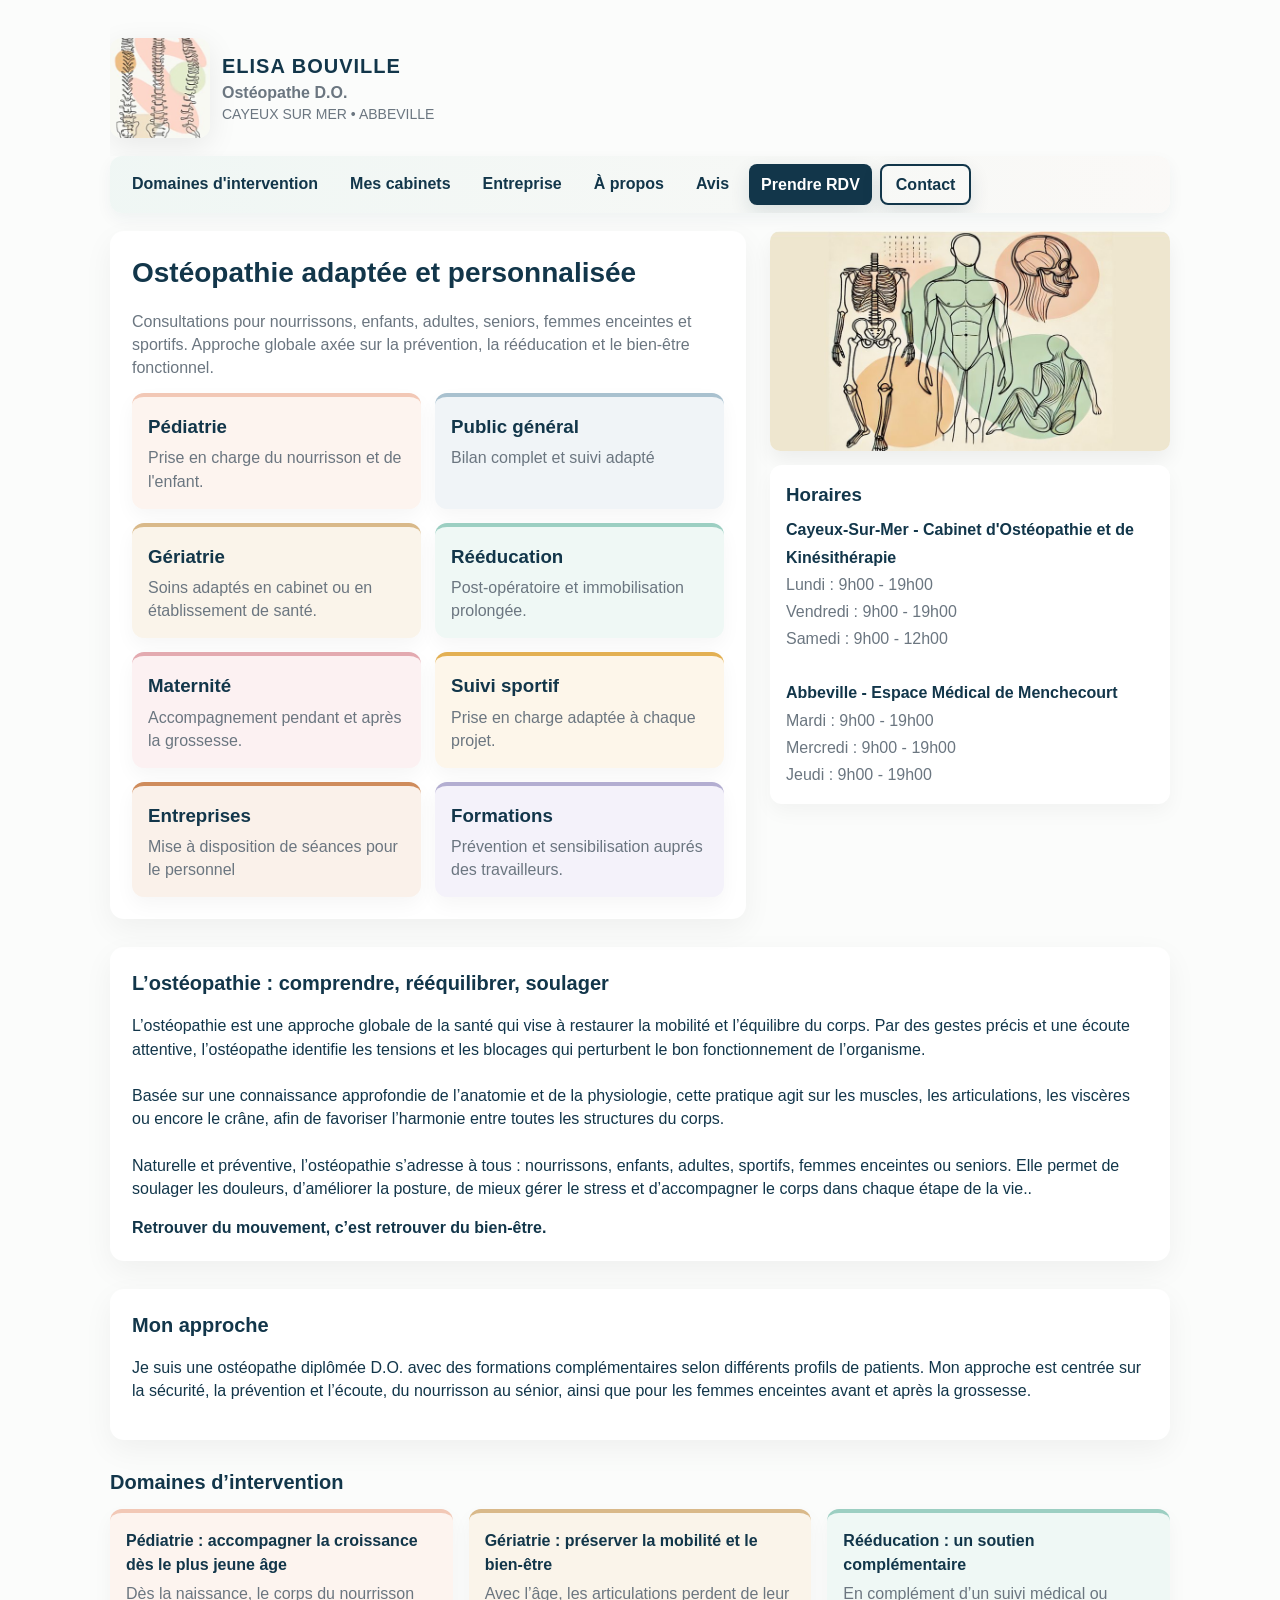
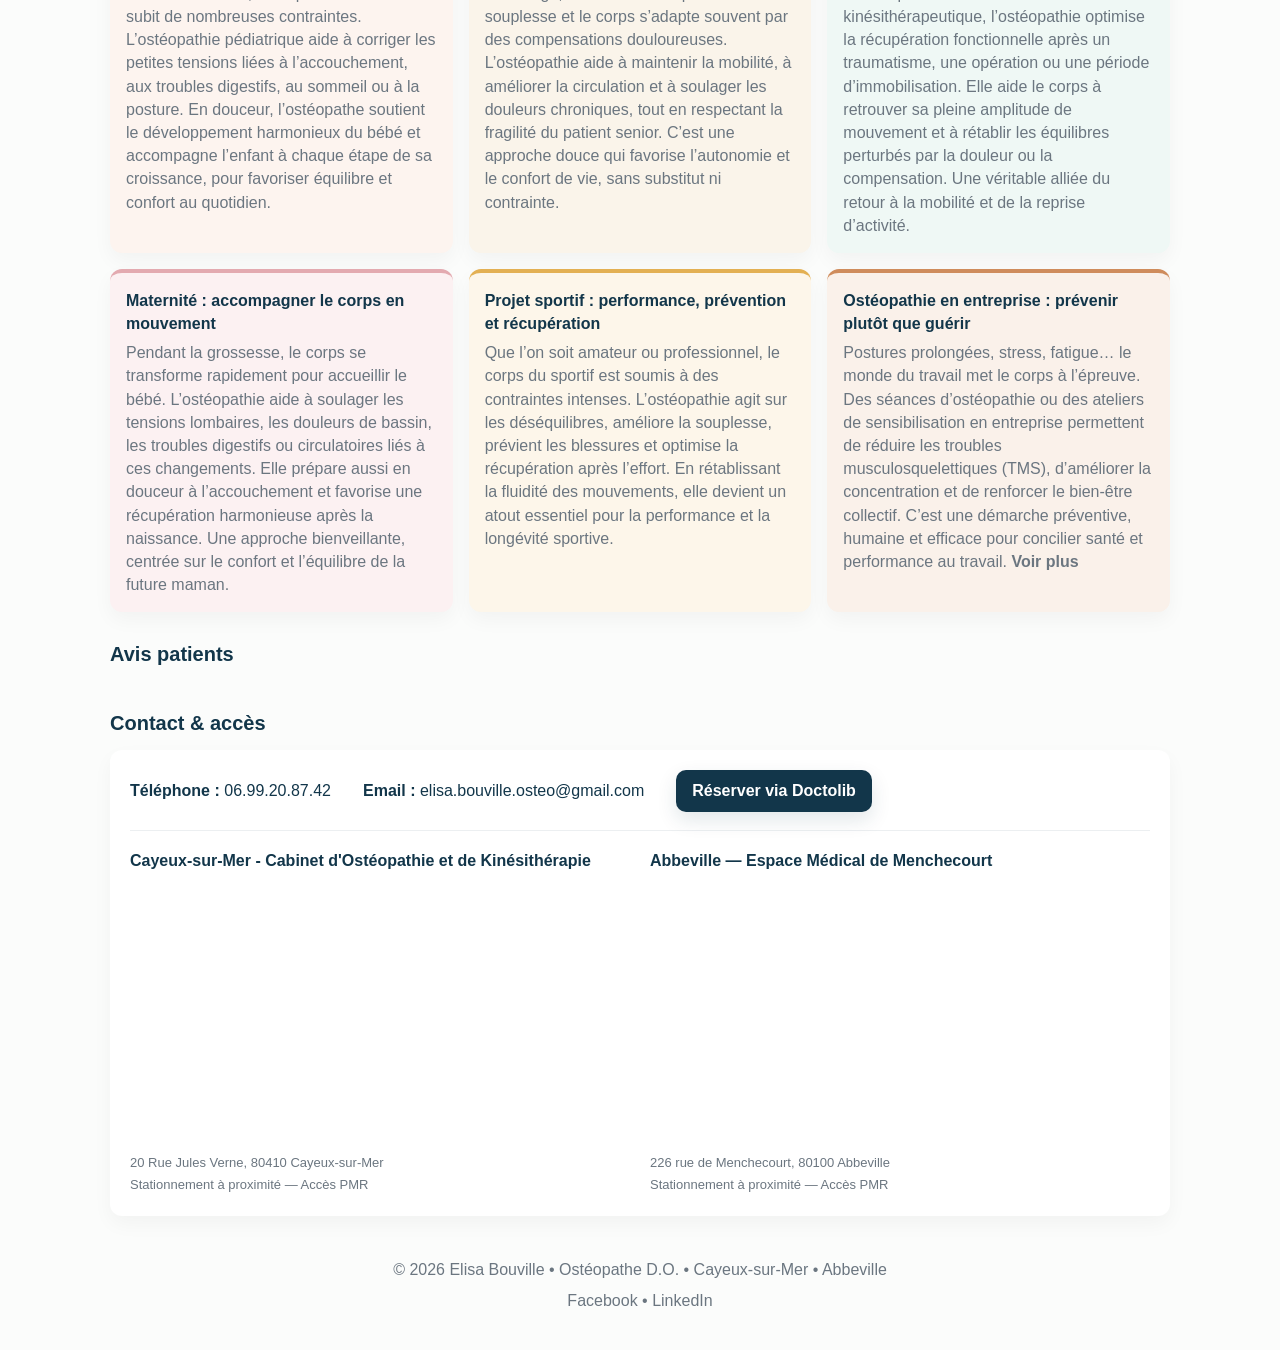
<file: index.html>
<!doctype html>
<html lang="fr">
<head>
<meta charset="utf-8" />
<meta name="viewport" content="width=device-width,initial-scale=1" />
<title>Elisa Bouville — Ostéopathe à Cayeux-sur-Mer</title>
<meta name="description" content="Ostéopathe D.O. à Cayeux-sur-Mer et Abbeville — pédiatrie, gériatrie, rééducation, femmes enceintes. Prendre RDV sur Doctolib." />
<meta http-equiv="Cache-Control" content="no-cache, no-store, must-revalidate" />
<meta http-equiv="Pragma" content="no-cache" />
<link rel="stylesheet" href="styles.css?v=3">
</head>

<body>
  <div class="container">
    <div class="site-header">
      <header>
        <div class="logo">
          <img src="image 1.jpg" alt="Logo Elisa Bouville" width="100" height="100">
          <div class="brand">
            <h1>ELISA BOUVILLE</h1>
            <h2>Ostéopathe D.O.</h2>
            <p>CAYEUX SUR MER • ABBEVILLE</p>
          </div>
        </div>
      </header>

    </div>

    <div class="nav-wrap">
      <nav class="nav">
        <a href="#domains">Domaines d'intervention</a>
        <a href="cabinets.html">Mes cabinets</a>
        <a href="entreprise.html">Entreprise</a>
        <a href="#about">À propos</a>
        <a href="#testimonials">Avis</a>
        <a class="btn" href="https://www.doctolib.fr/osteopathe/cayeux-sur-mer/elisa-bouville" rel="noopener">Prendre RDV</a>
        <a class="btn secondary" href="#contact">Contact</a>
      </nav>
      <span class="nav-arrow nav-arrow--left" aria-hidden="true">&lt;</span>
      <span class="nav-arrow nav-arrow--right" aria-hidden="true">&gt;</span>
    </div>
<main>
      <section id="home" class="hero">
        <div class="hero-card">
          <h2>Ostéopathie adaptée et personnalisée</h2>
          <p class="lead">Consultations pour nourrissons, enfants, adultes, seniors, femmes enceintes et sportifs. Approche globale axée sur la prévention, la rééducation et le bien-être fonctionnel.</p>
          <div class="services">
            <a class="card card--pediatrie" href="#domaine-pediatrie"><h3>Pédiatrie</h3><p>Prise en charge du nourrisson et de l'enfant.</p></a>
            <div class="card card--general"><h3>Public général</h3><p> Bilan complet et suivi adapté</p></div>
            <a class="card card--geriatrie" href="#domaine-geriatrie"><h3>Gériatrie</h3><p>Soins adaptés en cabinet ou en établissement de santé.</p></a>
            <a class="card card--reeducation" href="#domaine-reeducation"><h3>Rééducation</h3><p>Post-opératoire et immobilisation prolongée.</p></a>
            <a class="card card--maternite" href="#domaine-maternite"><h3>Maternité</h3><p>Accompagnement pendant et après la grossesse.</p></a>
            <a class="card card--sport" href="#domaine-sport"><h3>Suivi sportif</h3><p>Prise en charge adaptée à chaque projet.</p></a>
            <a class="card card--entreprise" href="#domaine-entreprise"><h3>Entreprises</h3><p>Mise à disposition de séances pour le personnel</p></a>
            <div class="card card--formation"><h3>Formations</h3><p>Prévention et sensibilisation auprés des travailleurs.</p></div>
          </div>
        </div>

        <aside class="aside">
          <img src="image 5.jpg" alt="Illustration anatomique — ostéopathie" width="1000" height="465">
          <div class="aside-panel">
            <h3>Horaires</h3>
            <p class="muted">
              <strong>Cayeux-Sur-Mer - Cabinet d'Ostéopathie et de Kinésithérapie</strong><br>
              Lundi : 9h00 - 19h00<br>
              Vendredi : 9h00 - 19h00<br>
              Samedi : 9h00 - 12h00<br><br>
              <strong>Abbeville - Espace Médical de Menchecourt</strong><br>
              Mardi : 9h00 - 19h00<br>
              Mercredi : 9h00 - 19h00<br>
              Jeudi : 9h00 - 19h00
            </p>
          </div>
        </aside>
      </section>

      <section id="about" class="hero-card section">
        <h2 class="section-title">L’ostéopathie : comprendre, rééquilibrer, soulager</h2>
        <p class="muted">  L’ostéopathie est une approche globale de la santé qui vise à restaurer la mobilité et l’équilibre du corps. Par des gestes précis et une écoute attentive, l’ostéopathe identifie les tensions et les blocages qui perturbent le bon fonctionnement de l’organisme.
<br>
<br>  Basée sur une connaissance approfondie de l’anatomie et de la physiologie, cette pratique agit sur les muscles, les articulations, les viscères ou encore le crâne, afin de favoriser l’harmonie entre toutes les structures du corps.
<br>
<br>  Naturelle et préventive, l’ostéopathie s’adresse à tous : nourrissons, enfants, adultes, sportifs, femmes enceintes ou seniors. Elle permet de soulager les douleurs, d’améliorer la posture, de mieux gérer le stress et d’accompagner le corps dans chaque étape de la vie..</p>
        <strong>Retrouver du mouvement, c’est retrouver du bien-être.</strong>
      </section>

       <section id="approche" class="hero-card section">
        <h2 class="section-title">Mon approche</h2>
        <p class="muted">Je suis une ostéopathe diplômée D.O. avec des formations complémentaires selon différents profils de patients. Mon approche est centrée sur la sécurité, la prévention et l’écoute, du nourrisson au sénior, ainsi que pour les femmes enceintes avant et après la grossesse.</p>
      </section>

      <section id="domains" class="section">
        <h2 class="section-title">Domaines d’intervention</h2>
        <div class="info-grid">
          <div class="card card--pediatrie" id="domaine-pediatrie"><h4>Pédiatrie : accompagner la croissance dès le plus jeune âge</h4><p class="muted">Dès la naissance, le corps du nourrisson subit de nombreuses contraintes. L’ostéopathie pédiatrique aide à corriger les petites tensions liées à l’accouchement, aux troubles digestifs, au sommeil ou à la posture.
En douceur, l’ostéopathe soutient le développement harmonieux du bébé et accompagne l’enfant à chaque étape de sa croissance, pour favoriser équilibre et confort au quotidien.</p></div>
          <div class="card card--geriatrie" id="domaine-geriatrie"><h4>Gériatrie : préserver la mobilité et le bien-être</h4><p class="muted">Avec l’âge, les articulations perdent de leur souplesse et le corps s’adapte souvent par des compensations douloureuses.
L’ostéopathie aide à maintenir la mobilité, à améliorer la circulation et à soulager les douleurs chroniques, tout en respectant la fragilité du patient senior.
C’est une approche douce qui favorise l’autonomie et le confort de vie, sans substitut ni contrainte.</p></div>
          <div class="card card--reeducation" id="domaine-reeducation"><h4>Rééducation : un soutien complémentaire</h4><p class="muted">En complément d’un suivi médical ou kinésithérapeutique, l’ostéopathie optimise la récupération fonctionnelle après un traumatisme, une opération ou une période d’immobilisation.
Elle aide le corps à retrouver sa pleine amplitude de mouvement et à rétablir les équilibres perturbés par la douleur ou la compensation.
Une véritable alliée du retour à la mobilité et de la reprise d’activité.</p></div>
          <div class="card card--maternite" id="domaine-maternite"><h4>Maternité : accompagner le corps en mouvement</h4><p class="muted">Pendant la grossesse, le corps se transforme rapidement pour accueillir le bébé. L’ostéopathie aide à soulager les tensions lombaires, les douleurs de bassin, les troubles digestifs ou circulatoires liés à ces changements.
Elle prépare aussi en douceur à l’accouchement et favorise une récupération harmonieuse après la naissance.
Une approche bienveillante, centrée sur le confort et l’équilibre de la future maman.</p></div>
          <div class="card card--sport" id="domaine-sport"><h4>Projet sportif : performance, prévention et récupération</h4><p class="muted">Que l’on soit amateur ou professionnel, le corps du sportif est soumis à des contraintes intenses.
L’ostéopathie agit sur les déséquilibres, améliore la souplesse, prévient les blessures et optimise la récupération après l’effort.
En rétablissant la fluidité des mouvements, elle devient un atout essentiel pour la performance et la longévité sportive.</p></div>
          <div class="card card--entreprise" id="domaine-entreprise"><h4>Ostéopathie en entreprise : prévenir plutôt que guérir</h4><p class="muted">Postures prolongées, stress, fatigue… le monde du travail met le corps à l’épreuve.
Des séances d’ostéopathie ou des ateliers de sensibilisation en entreprise permettent de réduire les troubles musculosquelettiques (TMS), d’améliorer la concentration et de renforcer le bien-être collectif.
C’est une démarche préventive, humaine et efficace pour concilier santé et performance au travail. <a href="entreprise.html"><strong>Voir plus</strong></a></p></div>
        </div>
      </section>

      <section id="testimonials" class="section">
        <h2 class="section-title">Avis patients</h2>
        <div class="testimonials">
          <!-- Widget Google Reviews -->
          <div class="elfsight-app-111ccfb9-f780-4560-b1f1-d45052e49786" data-elfsight-app-lazy></div>
          <script src="https://static.elfsight.com/platform/platform.js" async></script>
        </div>
      </section>

<section id="contact" class="section">
  <h2 class="section-title">Contact & accès</h2>

  <div class="contact-card">
    <div class="contact-row">
      <p><strong>Téléphone :</strong> <a href="tel:+33699208742">06.99.20.87.42</a></p>
      <p><strong>Email :</strong> <a href="mailto:elisa.bouville.osteo@gmail.com">elisa.bouville.osteo@gmail.com</a></p>
      <a class="btn" href="https://www.doctolib.fr/osteopathe/cayeux-sur-mer/elisa-bouville"
         target="_blank" rel="noopener">Réserver via Doctolib</a>
    </div>

    <div class="maps-row">
      <div class="map-block">
        <strong>Cayeux-sur-Mer - Cabinet d'Ostéopathie et de Kinésithérapie</strong>
        <iframe
          src="https://www.google.com/maps?q=20+Rue+Jules+Verne+Cayeux-sur-Mer&output=embed"
          title="Localisation du cabinet de Cayeux-sur-Mer">
        </iframe>
        <p class="map-note">
          20 Rue Jules Verne, 80410 Cayeux-sur-Mer<br>
          Stationnement à proximité — Accès PMR
        </p>
      </div>

      <div class="map-block">
        <strong>Abbeville — Espace Médical de Menchecourt</strong>
        <iframe
          src="https://www.google.com/maps?q=226+Rue+de+Menchecourt+80100+Abbeville&output=embed"
          title="Localisation du cabinet d'Abbeville">
        </iframe>
        <p class="map-note">
          226 rue de Menchecourt, 80100 Abbeville<br>
          Stationnement à proximité — Accès PMR
        </p>
      </div>
    </div>
  </div>
</section>
  </main>

    <footer>
      <div>© <span id="year"></span> Elisa Bouville • Ostéopathe D.O. • Cayeux-sur-Mer • Abbeville</div>
      <div class="social">
        <a href="https://www.facebook.com/profile.php?id=100090798352717" target="_blank" rel="noopener">Facebook</a> •
        <a href="https://www.linkedin.com/in/elisa-bouville-562970164/" target="_blank" rel="noopener">LinkedIn</a>
      </div>
    </footer>

  </div>

<script>document.getElementById('year').textContent = new Date().getFullYear();</script>
<script>
  // Si la page est restaurée depuis le cache de navigation (bouton
  // précédent/suivant), on force un rechargement pour ne jamais afficher
  // une version obsolète du site.
  window.addEventListener('pageshow', function (event) {
    if (event.persisted) window.location.reload();
  });
</script>
<script>
  // Masque l'en-tête (logo + CTA) dès que la page défile, pour ne laisser
  // visible que le bandeau de navigation collant.
  (function () {
    var header = document.querySelector('.site-header');
    if (!header) return;
    var threshold = 40;
    function onScroll() {
      header.classList.toggle('scrolled', window.scrollY > threshold);
    }
    window.addEventListener('scroll', onScroll, { passive: true });
    onScroll();

    // Replie l'en-tête *avant* qu'un lien d'ancre ne déclenche le saut :
    // sinon le navigateur calcule la position de défilement sur l'ancienne
    // mise en page (en-tête encore déplié), qui se réduit ensuite pendant
    // l'animation — la page atterrit alors trop haut par rapport à la cible.
    var bandeau = header.querySelector('header');
    document.querySelectorAll('a[href^="#"]').forEach(function (link) {
      link.addEventListener('click', function () {
        if (!bandeau || header.classList.contains('scrolled')) return;
        bandeau.style.transition = 'none';
        header.classList.add('scrolled');
        bandeau.offsetHeight;
        bandeau.style.transition = '';
      });
    });
  })();
</script>
<script>
  // Indicateurs « > » / « < » du bandeau de navigation : affichés
  // seulement quand le bandeau déborde (ex. mobile) et déplaçables
  // selon la position du défilement horizontal.
  (function () {
    var navWrap = document.querySelector('.nav-wrap');
    var nav = navWrap ? navWrap.querySelector('.nav') : null;
    if (!navWrap || !nav) return;
    function update() {
      var max = nav.scrollWidth - nav.clientWidth;
      navWrap.classList.toggle('can-scroll-right', nav.scrollLeft < max - 2);
      navWrap.classList.toggle('can-scroll-left', nav.scrollLeft > 2);
    }
    nav.addEventListener('scroll', update, { passive: true });
    window.addEventListener('resize', update);
    update();
  })();
</script>
</body>
</html>
</file>
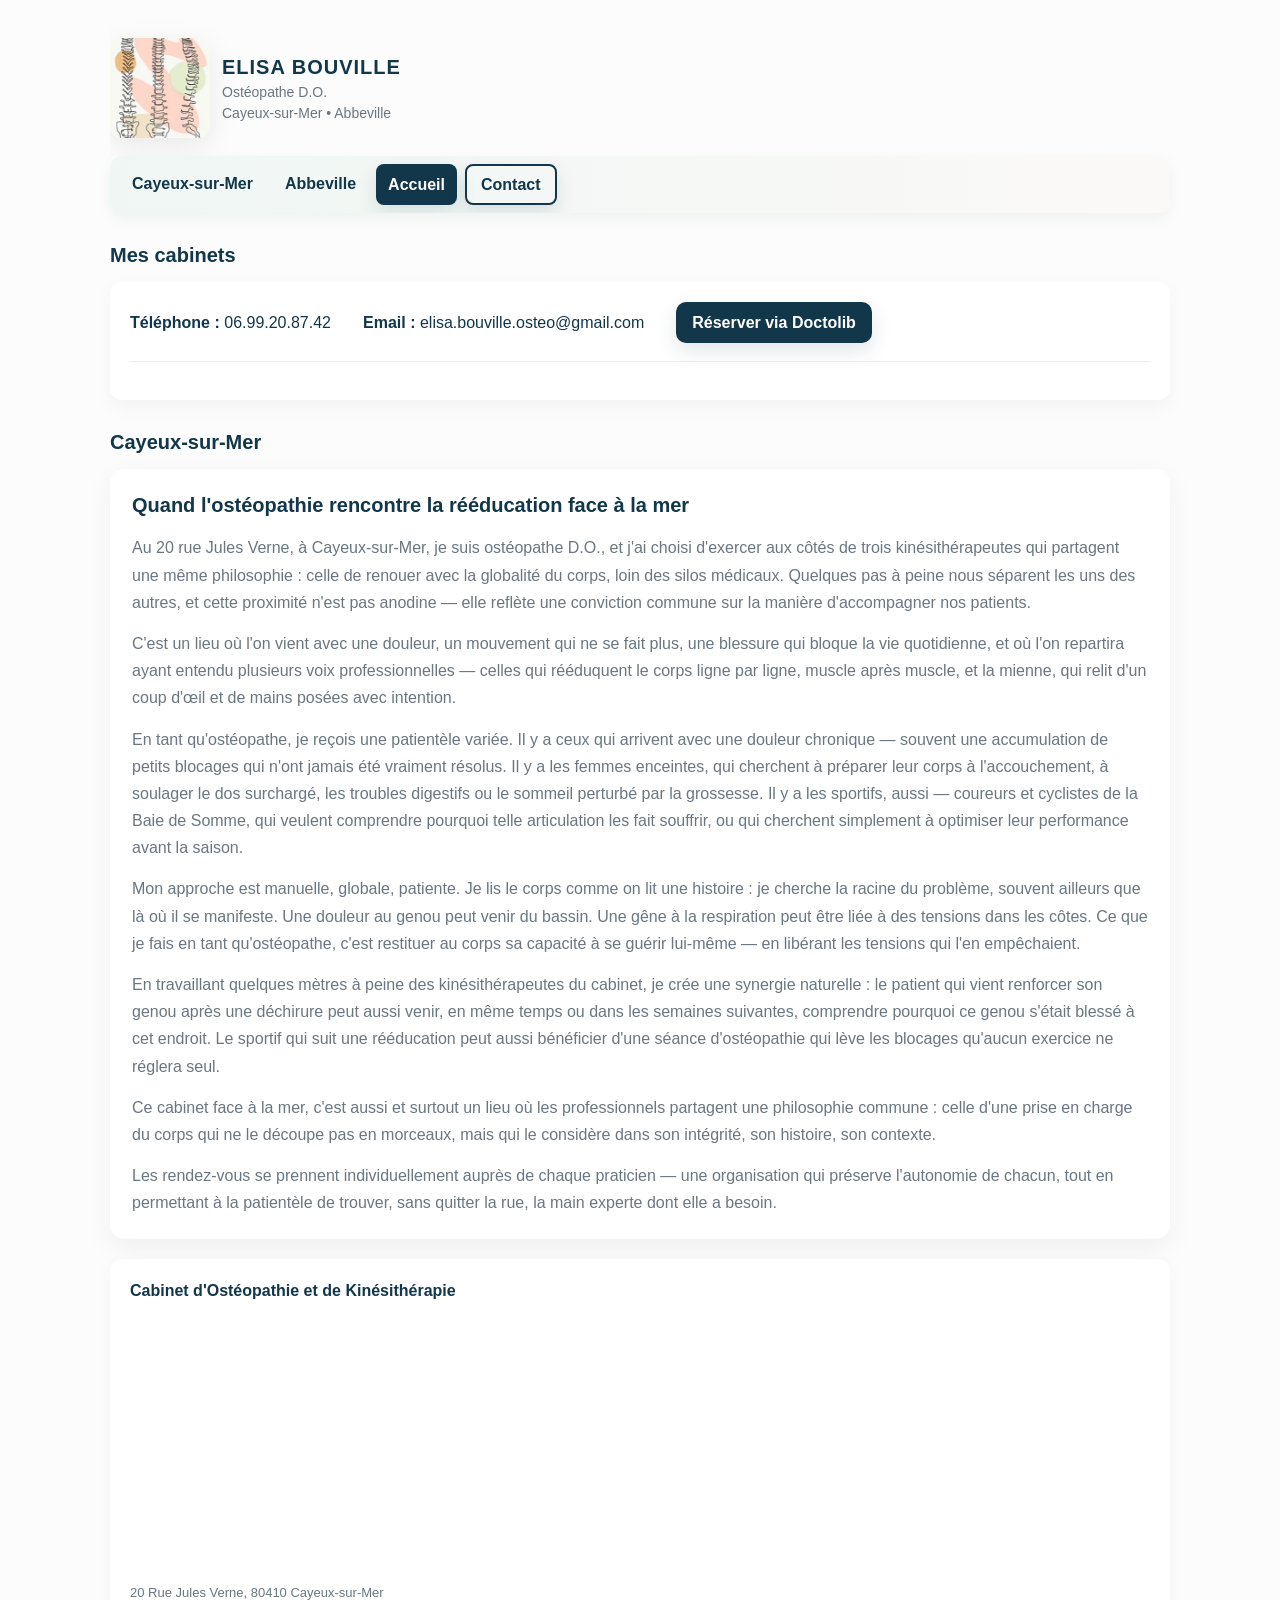
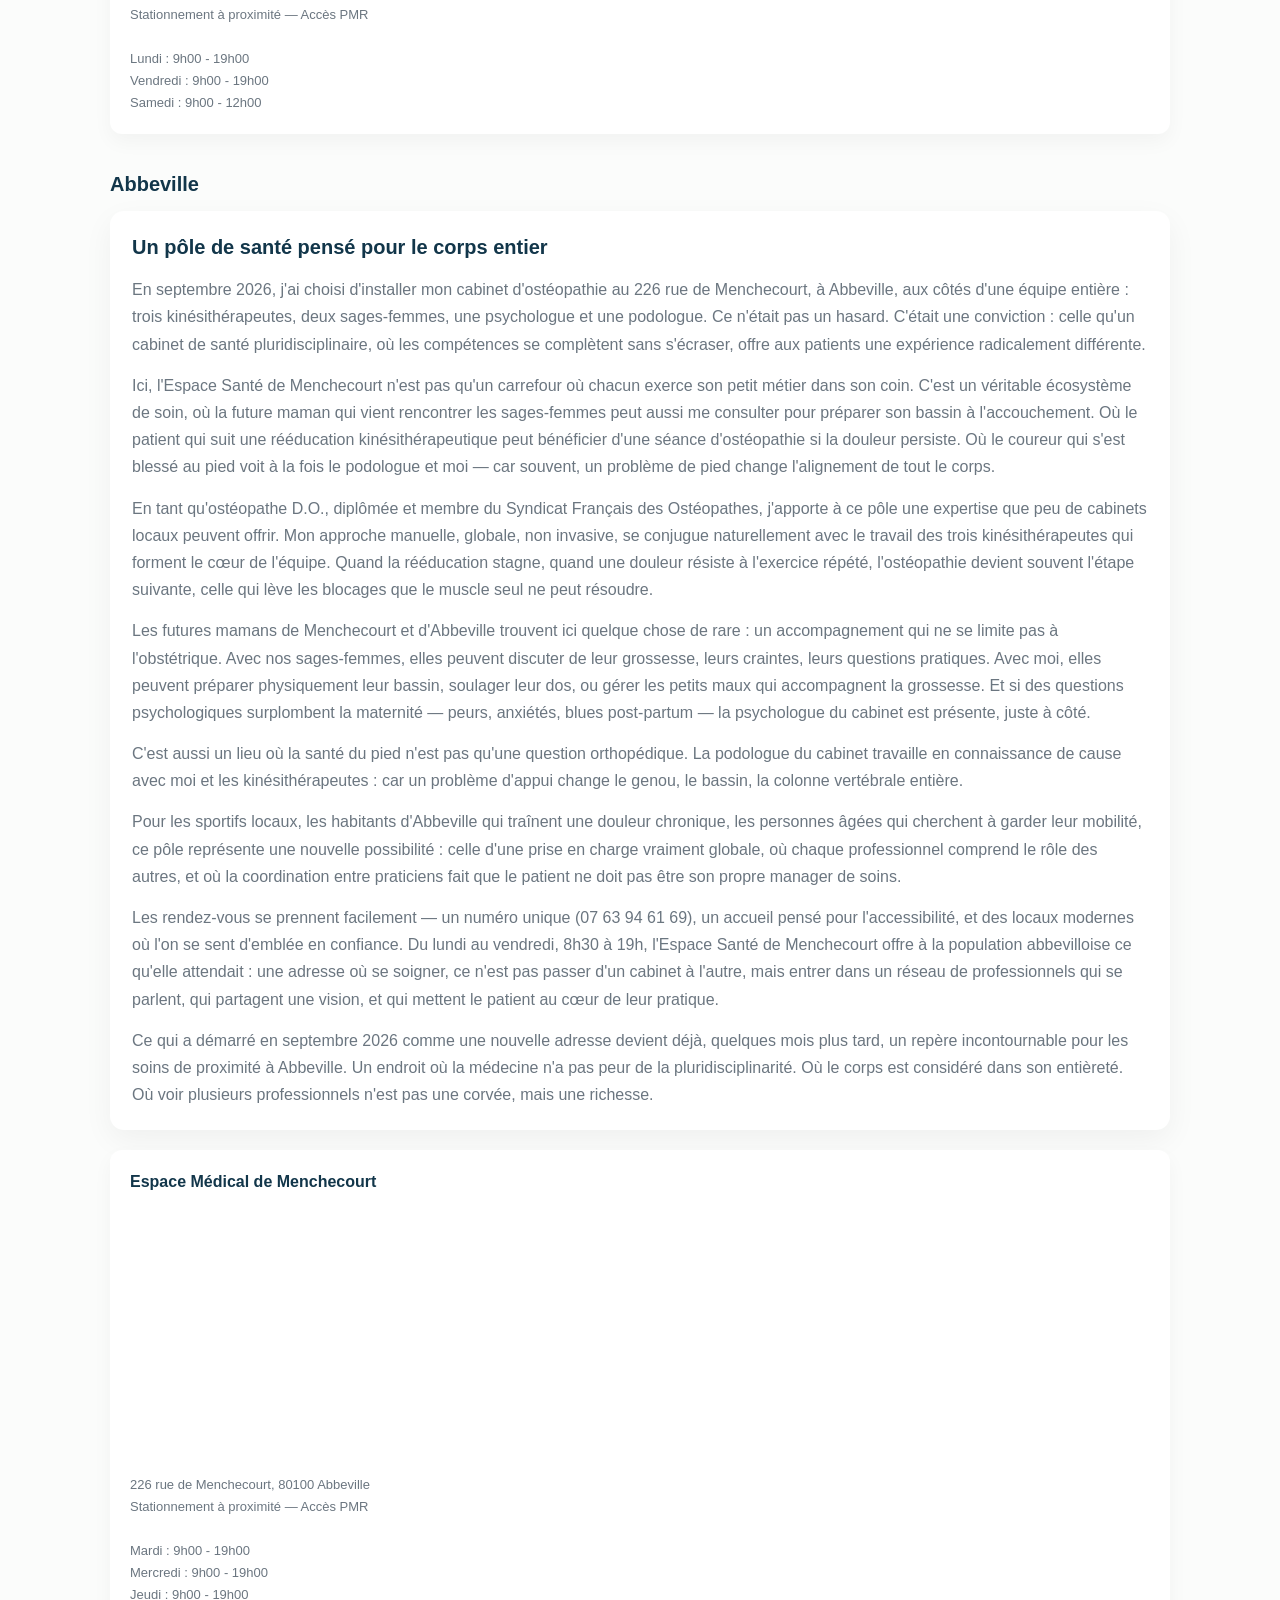
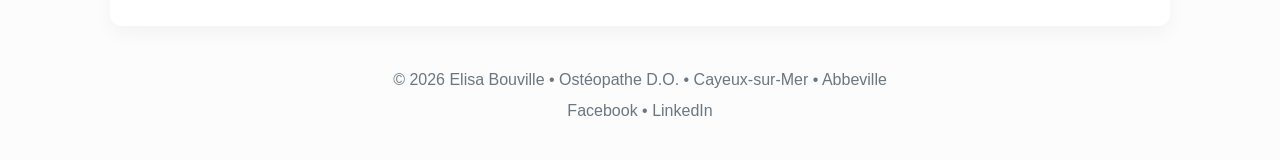
<file: cabinets.html>
<!doctype html>
<html lang="fr">
<head>
  <meta charset="utf-8">
  <meta name="viewport" content="width=device-width, initial-scale=1">
  <title>Mes cabinets — Elisa Bouville</title>
  <meta name="description" content="Cabinets d'ostéopathie d'Elisa Bouville à Cayeux-sur-Mer et Abbeville : adresses, horaires et accès." />
  <meta http-equiv="Cache-Control" content="no-cache, no-store, must-revalidate" />
  <meta http-equiv="Pragma" content="no-cache" />
  <link rel="stylesheet" href="styles.css?v=3">
</head>
<body>
<div class="container">
  <div class="site-header">
    <header>
      <div class="logo">
        <img src="image 1.jpg" alt="Logo Elisa Bouville" width="100" height="100">
        <div class="brand">
          <h1>ELISA BOUVILLE</h1>
          <p>Ostéopathe D.O.<br>Cayeux-sur-Mer • Abbeville</p>
        </div>
      </div>
    </header>

  </div>

  <div class="nav-wrap">
    <nav class="nav">
      <a href="#cayeux">Cayeux-sur-Mer</a>
      <a href="#abbeville">Abbeville</a>
      <a class="btn" href="index.html">Accueil</a>
      <a class="btn secondary" href="#contact">Contact</a>
    </nav>
    <span class="nav-arrow nav-arrow--left" aria-hidden="true">&lt;</span>
    <span class="nav-arrow nav-arrow--right" aria-hidden="true">&gt;</span>
  </div>

  <main>
    <section id="contact" class="section">
      <h2 class="section-title">Mes cabinets</h2>

      <div class="contact-card">
        <div class="contact-row">
          <p><strong>Téléphone :</strong> <a href="tel:+33699208742">06.99.20.87.42</a></p>
          <p><strong>Email :</strong> <a href="mailto:elisa.bouville.osteo@gmail.com">elisa.bouville.osteo@gmail.com</a></p>
          <a class="btn" href="https://www.doctolib.fr/osteopathe/cayeux-sur-mer/elisa-bouville"
             target="_blank" rel="noopener">Réserver via Doctolib</a>
        </div>
      </div>
    </section>

    <section class="section">
      <div id="cayeux" class="cabinet-block">
        <h2 class="section-title">Cayeux-sur-Mer</h2>

        <div class="cabinet-intro">
          <h3>Quand l'ostéopathie rencontre la rééducation face à la mer</h3>
          <p>Au 20 rue Jules Verne, à Cayeux-sur-Mer, je suis ostéopathe D.O., et j'ai choisi d'exercer aux côtés de trois kinésithérapeutes qui partagent une même philosophie : celle de renouer avec la globalité du corps, loin des silos médicaux. Quelques pas à peine nous séparent les uns des autres, et cette proximité n'est pas anodine — elle reflète une conviction commune sur la manière d'accompagner nos patients.</p>
          <p>C'est un lieu où l'on vient avec une douleur, un mouvement qui ne se fait plus, une blessure qui bloque la vie quotidienne, et où l'on repartira ayant entendu plusieurs voix professionnelles — celles qui rééduquent le corps ligne par ligne, muscle après muscle, et la mienne, qui relit d'un coup d'œil et de mains posées avec intention.</p>
          <p>En tant qu'ostéopathe, je reçois une patientèle variée. Il y a ceux qui arrivent avec une douleur chronique — souvent une accumulation de petits blocages qui n'ont jamais été vraiment résolus. Il y a les femmes enceintes, qui cherchent à préparer leur corps à l'accouchement, à soulager le dos surchargé, les troubles digestifs ou le sommeil perturbé par la grossesse. Il y a les sportifs, aussi — coureurs et cyclistes de la Baie de Somme, qui veulent comprendre pourquoi telle articulation les fait souffrir, ou qui cherchent simplement à optimiser leur performance avant la saison.</p>
          <p>Mon approche est manuelle, globale, patiente. Je lis le corps comme on lit une histoire : je cherche la racine du problème, souvent ailleurs que là où il se manifeste. Une douleur au genou peut venir du bassin. Une gêne à la respiration peut être liée à des tensions dans les côtes. Ce que je fais en tant qu'ostéopathe, c'est restituer au corps sa capacité à se guérir lui-même — en libérant les tensions qui l'en empêchaient.</p>
          <p>En travaillant quelques mètres à peine des kinésithérapeutes du cabinet, je crée une synergie naturelle : le patient qui vient renforcer son genou après une déchirure peut aussi venir, en même temps ou dans les semaines suivantes, comprendre pourquoi ce genou s'était blessé à cet endroit. Le sportif qui suit une rééducation peut aussi bénéficier d'une séance d'ostéopathie qui lève les blocages qu'aucun exercice ne réglera seul.</p>
          <p>Ce cabinet face à la mer, c'est aussi et surtout un lieu où les professionnels partagent une philosophie commune : celle d'une prise en charge du corps qui ne le découpe pas en morceaux, mais qui le considère dans son intégrité, son histoire, son contexte.</p>
          <p>Les rendez-vous se prennent individuellement auprès de chaque praticien — une organisation qui préserve l'autonomie de chacun, tout en permettant à la patientèle de trouver, sans quitter la rue, la main experte dont elle a besoin.</p>
        </div>

        <div class="contact-card">
          <div class="maps-row">
            <div class="map-block">
              <strong>Cabinet d'Ostéopathie et de Kinésithérapie</strong>
              <iframe
                src="https://www.google.com/maps?q=20+Rue+Jules+Verne+Cayeux-sur-Mer&output=embed"
                title="Localisation du cabinet de Cayeux-sur-Mer">
              </iframe>
              <p class="map-note">
                20 Rue Jules Verne, 80410 Cayeux-sur-Mer<br>
                Stationnement à proximité — Accès PMR<br><br>
                Lundi : 9h00 - 19h00<br>
                Vendredi : 9h00 - 19h00<br>
                Samedi : 9h00 - 12h00
              </p>
            </div>
          </div>
        </div>
      </div>

      <div id="abbeville" class="cabinet-block">
        <h2 class="section-title">Abbeville</h2>

        <div class="cabinet-intro">
          <h3>Un pôle de santé pensé pour le corps entier</h3>
          <p>En septembre 2026, j'ai choisi d'installer mon cabinet d'ostéopathie au 226 rue de Menchecourt, à Abbeville, aux côtés d'une équipe entière : trois kinésithérapeutes, deux sages-femmes, une psychologue et une podologue. Ce n'était pas un hasard. C'était une conviction : celle qu'un cabinet de santé pluridisciplinaire, où les compétences se complètent sans s'écraser, offre aux patients une expérience radicalement différente.</p>
          <p>Ici, l'Espace Santé de Menchecourt n'est pas qu'un carrefour où chacun exerce son petit métier dans son coin. C'est un véritable écosystème de soin, où la future maman qui vient rencontrer les sages-femmes peut aussi me consulter pour préparer son bassin à l'accouchement. Où le patient qui suit une rééducation kinésithérapeutique peut bénéficier d'une séance d'ostéopathie si la douleur persiste. Où le coureur qui s'est blessé au pied voit à la fois le podologue et moi — car souvent, un problème de pied change l'alignement de tout le corps.</p>
          <p>En tant qu'ostéopathe D.O., diplômée et membre du Syndicat Français des Ostéopathes, j'apporte à ce pôle une expertise que peu de cabinets locaux peuvent offrir. Mon approche manuelle, globale, non invasive, se conjugue naturellement avec le travail des trois kinésithérapeutes qui forment le cœur de l'équipe. Quand la rééducation stagne, quand une douleur résiste à l'exercice répété, l'ostéopathie devient souvent l'étape suivante, celle qui lève les blocages que le muscle seul ne peut résoudre.</p>
          <p>Les futures mamans de Menchecourt et d'Abbeville trouvent ici quelque chose de rare : un accompagnement qui ne se limite pas à l'obstétrique. Avec nos sages-femmes, elles peuvent discuter de leur grossesse, leurs craintes, leurs questions pratiques. Avec moi, elles peuvent préparer physiquement leur bassin, soulager leur dos, ou gérer les petits maux qui accompagnent la grossesse. Et si des questions psychologiques surplombent la maternité — peurs, anxiétés, blues post-partum — la psychologue du cabinet est présente, juste à côté.</p>
          <p>C'est aussi un lieu où la santé du pied n'est pas qu'une question orthopédique. La podologue du cabinet travaille en connaissance de cause avec moi et les kinésithérapeutes : car un problème d'appui change le genou, le bassin, la colonne vertébrale entière.</p>
          <p>Pour les sportifs locaux, les habitants d'Abbeville qui traînent une douleur chronique, les personnes âgées qui cherchent à garder leur mobilité, ce pôle représente une nouvelle possibilité : celle d'une prise en charge vraiment globale, où chaque professionnel comprend le rôle des autres, et où la coordination entre praticiens fait que le patient ne doit pas être son propre manager de soins.</p>
          <p>Les rendez-vous se prennent facilement — un numéro unique (07 63 94 61 69), un accueil pensé pour l'accessibilité, et des locaux modernes où l'on se sent d'emblée en confiance. Du lundi au vendredi, 8h30 à 19h, l'Espace Santé de Menchecourt offre à la population abbevilloise ce qu'elle attendait : une adresse où se soigner, ce n'est pas passer d'un cabinet à l'autre, mais entrer dans un réseau de professionnels qui se parlent, qui partagent une vision, et qui mettent le patient au cœur de leur pratique.</p>
          <p>Ce qui a démarré en septembre 2026 comme une nouvelle adresse devient déjà, quelques mois plus tard, un repère incontournable pour les soins de proximité à Abbeville. Un endroit où la médecine n'a pas peur de la pluridisciplinarité. Où le corps est considéré dans son entièreté. Où voir plusieurs professionnels n'est pas une corvée, mais une richesse.</p>
        </div>

        <div class="contact-card">
          <div class="maps-row">
            <div class="map-block">
              <strong>Espace Médical de Menchecourt</strong>
              <iframe
                src="https://www.google.com/maps?q=226+Rue+de+Menchecourt+80100+Abbeville&output=embed"
                title="Localisation du cabinet d'Abbeville">
              </iframe>
              <p class="map-note">
                226 rue de Menchecourt, 80100 Abbeville<br>
                Stationnement à proximité — Accès PMR<br><br>
                Mardi : 9h00 - 19h00<br>
                Mercredi : 9h00 - 19h00<br>
                Jeudi : 9h00 - 19h00
              </p>
            </div>
          </div>
        </div>
      </div>
    </section>
  </main>

  <footer>
    <div>© <span id="year"></span> Elisa Bouville • Ostéopathe D.O. • Cayeux-sur-Mer • Abbeville</div>
    <div class="social">
      <a href="https://www.facebook.com/profile.php?id=100090798352717" target="_blank" rel="noopener">Facebook</a> •
      <a href="https://www.linkedin.com/in/elisa-bouville-562970164/" target="_blank" rel="noopener">LinkedIn</a>
    </div>
  </footer>
</div>

<script>document.getElementById('year').textContent = new Date().getFullYear();</script>
<script>
  // Si la page est restaurée depuis le cache de navigation (bouton
  // précédent/suivant), on force un rechargement pour ne jamais afficher
  // une version obsolète du site.
  window.addEventListener('pageshow', function (event) {
    if (event.persisted) window.location.reload();
  });
</script>
<script>
  // Masque l'en-tête (logo + CTA) dès que la page défile, pour ne laisser
  // visible que le bandeau de navigation collant.
  (function () {
    var header = document.querySelector('.site-header');
    if (!header) return;
    var threshold = 40;
    function onScroll() {
      header.classList.toggle('scrolled', window.scrollY > threshold);
    }
    window.addEventListener('scroll', onScroll, { passive: true });
    onScroll();

    // Replie l'en-tête *avant* qu'un lien d'ancre ne déclenche le saut :
    // sinon le navigateur calcule la position de défilement sur l'ancienne
    // mise en page (en-tête encore déplié), qui se réduit ensuite pendant
    // l'animation — la page atterrit alors trop haut par rapport à la cible.
    var bandeau = header.querySelector('header');
    document.querySelectorAll('a[href^="#"]').forEach(function (link) {
      link.addEventListener('click', function () {
        if (!bandeau || header.classList.contains('scrolled')) return;
        bandeau.style.transition = 'none';
        header.classList.add('scrolled');
        bandeau.offsetHeight;
        bandeau.style.transition = '';
      });
    });
  })();
</script>
<script>
  // Indicateurs « > » / « < » du bandeau de navigation : affichés
  // seulement quand le bandeau déborde (ex. mobile) et déplaçables
  // selon la position du défilement horizontal.
  (function () {
    var navWrap = document.querySelector('.nav-wrap');
    var nav = navWrap ? navWrap.querySelector('.nav') : null;
    if (!navWrap || !nav) return;
    function update() {
      var max = nav.scrollWidth - nav.clientWidth;
      navWrap.classList.toggle('can-scroll-right', nav.scrollLeft < max - 2);
      navWrap.classList.toggle('can-scroll-left', nav.scrollLeft > 2);
    }
    nav.addEventListener('scroll', update, { passive: true });
    window.addEventListener('resize', update);
    update();
  })();
</script>
</body>
</html>
</file>
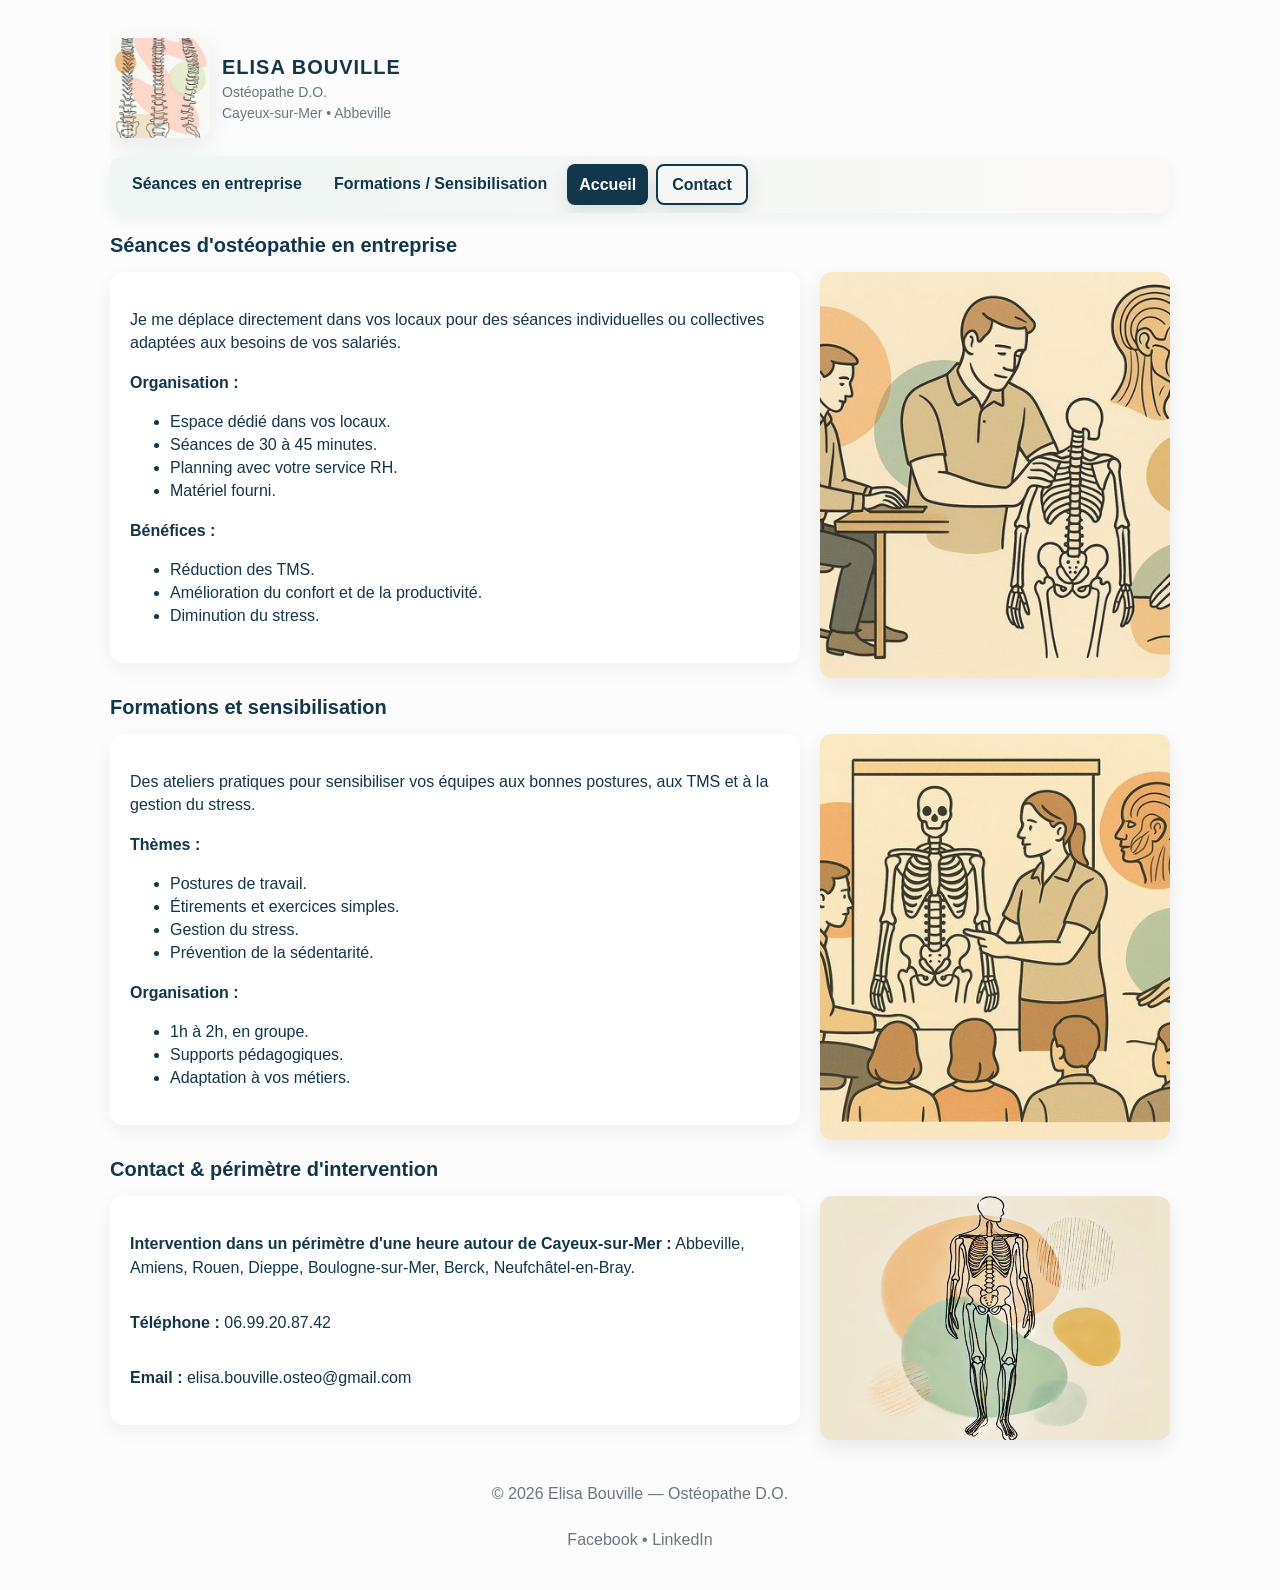
<file: entreprise.html>
<!doctype html>
<html lang="fr">
<head>
  <meta charset="utf-8">
  <meta name="viewport" content="width=device-width, initial-scale=1">
  <title>Ostéopathie en entreprise — Elisa Bouville</title>
  <meta name="description" content="Ostéopathie en entreprise à Cayeux-sur-Mer et Abbeville : séances individuelles, ateliers de sensibilisation aux TMS et formations pour vos salariés." />
  <meta http-equiv="Cache-Control" content="no-cache, no-store, must-revalidate" />
  <meta http-equiv="Pragma" content="no-cache" />
  <link rel="stylesheet" href="styles.css?v=3">
</head>
<body>
<div class="container">
  <div class="site-header">
    <header>
      <div class="logo">
        <img src="image 1.jpg" alt="Logo Elisa Bouville" width="100" height="100">
        <div class="brand">
          <h1>ELISA BOUVILLE</h1>
          <p>Ostéopathe D.O.<br>Cayeux-sur-Mer • Abbeville</p>
        </div>
      </div>
    </header>

  </div>

  <div class="nav-wrap">
    <nav class="nav">
      <a href="#seances">Séances en entreprise</a>
      <a href="#formations">Formations / Sensibilisation</a>
      <a class="btn" href="index.html">Accueil</a>
      <a class="btn secondary" href="#contact">Contact</a>
    </nav>
    <span class="nav-arrow nav-arrow--left" aria-hidden="true">&lt;</span>
    <span class="nav-arrow nav-arrow--right" aria-hidden="true">&gt;</span>
  </div>

  <h2 class="section-title" id="seances">Séances d'ostéopathie en entreprise</h2>
  <div class="row-equal">
    <div class="content block">
      <p>Je me déplace directement dans vos locaux pour des séances individuelles ou collectives adaptées aux besoins de vos salariés.</p>
      <strong>Organisation :</strong>
      <ul>
        <li>Espace dédié dans vos locaux.</li>
        <li>Séances de 30 à 45 minutes.</li>
        <li>Planning avec votre service RH.</li>
        <li>Matériel fourni.</li>
      </ul>
      <strong>Bénéfices :</strong>
      <ul>
        <li>Réduction des TMS.</li>
        <li>Amélioration du confort et de la productivité.</li>
        <li>Diminution du stress.</li>
      </ul>
    </div>
    <img src="image 7.jpg" alt="Illustration : séance d'ostéopathie en entreprise" width="350" height="280" loading="lazy">
  </div>

  <h2 class="section-title" id="formations">Formations et sensibilisation</h2>
  <div class="row-equal">
    <div class="content block">
      <p>Des ateliers pratiques pour sensibiliser vos équipes aux bonnes postures, aux TMS et à la gestion du stress.</p>
      <strong>Thèmes :</strong>
      <ul>
        <li>Postures de travail.</li>
        <li>Étirements et exercices simples.</li>
        <li>Gestion du stress.</li>
        <li>Prévention de la sédentarité.</li>
      </ul>
      <strong>Organisation :</strong>
      <ul>
        <li>1h à 2h, en groupe.</li>
        <li>Supports pédagogiques.</li>
        <li>Adaptation à vos métiers.</li>
      </ul>
    </div>
    <img src="image 8.jpg" alt="Illustration : atelier de formation en entreprise" width="350" height="280" loading="lazy">
  </div>

  <h2 class="section-title" id="contact">Contact & périmètre d'intervention</h2>
  <div class="contact-grid">
    <div class="content block">
      <p><strong>Intervention dans un périmètre d'une heure autour de Cayeux-sur-Mer :</strong>
        Abbeville, Amiens, Rouen, Dieppe, Boulogne-sur-Mer, Berck, Neufchâtel-en-Bray.</p>
      <p><strong>Téléphone :</strong>
        <a href="tel:+33699208742">06.99.20.87.42</a>
      </p>
      <p><strong>Email :</strong>
        <a href="mailto:elisa.bouville.osteo@gmail.com">elisa.bouville.osteo@gmail.com</a>
      </p>
    </div>
    <img src="image 6.jpg" alt="Illustration anatomique — ostéopathie" width="350" height="280" loading="lazy">
  </div>

  <footer>
    © <span id="year"></span> Elisa Bouville — Ostéopathe D.O.<br><br>
    <a href="https://www.facebook.com/profile.php?id=100090798352717" target="_blank" rel="noopener">Facebook</a> •
    <a href="https://www.linkedin.com/in/elisa-bouville-562970164/" target="_blank" rel="noopener">LinkedIn</a>
  </footer>
</div>

<script>
  document.getElementById("year").textContent = new Date().getFullYear();
</script>
<script>
  // Si la page est restaurée depuis le cache de navigation (bouton
  // précédent/suivant), on force un rechargement pour ne jamais afficher
  // une version obsolète du site.
  window.addEventListener('pageshow', function (event) {
    if (event.persisted) window.location.reload();
  });
</script>
<script>
  // Masque l'en-tête (logo + CTA) dès que la page défile, pour ne laisser
  // visible que le bandeau de navigation collant.
  (function () {
    var header = document.querySelector('.site-header');
    if (!header) return;
    var threshold = 40;
    function onScroll() {
      header.classList.toggle('scrolled', window.scrollY > threshold);
    }
    window.addEventListener('scroll', onScroll, { passive: true });
    onScroll();

    // Replie l'en-tête *avant* qu'un lien d'ancre ne déclenche le saut :
    // sinon le navigateur calcule la position de défilement sur l'ancienne
    // mise en page (en-tête encore déplié), qui se réduit ensuite pendant
    // l'animation — la page atterrit alors trop haut par rapport à la cible.
    var bandeau = header.querySelector('header');
    document.querySelectorAll('a[href^="#"]').forEach(function (link) {
      link.addEventListener('click', function () {
        if (!bandeau || header.classList.contains('scrolled')) return;
        bandeau.style.transition = 'none';
        header.classList.add('scrolled');
        bandeau.offsetHeight;
        bandeau.style.transition = '';
      });
    });
  })();
</script>
<script>
  // Indicateurs « > » / « < » du bandeau de navigation : affichés
  // seulement quand le bandeau déborde (ex. mobile) et déplaçables
  // selon la position du défilement horizontal.
  (function () {
    var navWrap = document.querySelector('.nav-wrap');
    var nav = navWrap ? navWrap.querySelector('.nav') : null;
    if (!navWrap || !nav) return;
    function update() {
      var max = nav.scrollWidth - nav.clientWidth;
      navWrap.classList.toggle('can-scroll-right', nav.scrollLeft < max - 2);
      navWrap.classList.toggle('can-scroll-left', nav.scrollLeft > 2);
    }
    nav.addEventListener('scroll', update, { passive: true });
    window.addEventListener('resize', update);
    update();
  })();
</script>
</body>
</html>
</file>
<file: styles.css>
:root{
  --bg:#fbfcfb; --navy:#12364a; --muted:#6b7680; --accent:#9ccfc2; --coral:#f2c8b6; --card-radius:14px;
  font-family: -apple-system, BlinkMacSystemFont, 'Segoe UI', Roboto, 'Helvetica Neue', Arial;
  /* Hauteur réelle du bandeau de nav sticky (~57px) + marge de confort,
     pour que le clic sur un lien d'ancre ne cache jamais le haut de la
     destination (titre compris) derrière le bandeau. */
  --nav-offset:80px;
}
html{scroll-behavior:smooth}
*{box-sizing:border-box}
body{margin:0;background:var(--bg);color:var(--navy);line-height:1.45}
.container{max-width:1100px;margin:0 auto;padding:20px}
a{text-decoration:none;color:inherit}
a[href^="tel:"], a[href^="mailto:"]{color:inherit;text-decoration:none}

/* HEADER */
header{
  display:flex;
  align-items:center;
  justify-content:space-between;
  padding:18px 0;
  flex-wrap:wrap;
  gap:12px;
}
.logo{display:flex;align-items:center;gap:12px}
.logo img{width:100px;height:100px;object-fit:cover;border-radius:12px;box-shadow:0 8px 30px rgba(0,0,0,0.08)}
.brand h1{margin:0;font-size:20px;letter-spacing:1px}
.brand h2{margin:0;font-size:16px;color:var(--muted);font-weight:600}
.brand p{margin:0;color:var(--muted);font-size:14px}

/* CTA BUTTONS */
.cta{
  display:flex;
  gap:12px;
  flex-wrap:wrap;
  justify-content:flex-end;
}
.btn{
  background:var(--navy);
  color:#fff;
  padding:11px 16px;
  border-radius:10px;
  text-decoration:none;
  font-weight:700;
  box-shadow:0 8px 20px rgba(18,54,74,0.12);
  display:inline-flex;
  align-items:center;
  justify-content:center;
  gap:8px;
  text-align:center;
  line-height:1.2;
  transition:transform .2s ease, box-shadow .2s ease;
}
.btn:hover{transform:translateY(-2px);box-shadow:0 12px 26px rgba(18,54,74,0.18)}
.btn.secondary{
  background:transparent;
  color:var(--navy);
  border:2px solid var(--navy);
  padding:9px 14px;
}

/* EN-TÊTE : logo + CTA se masquent dès que la page défile ; seul le
   bandeau de navigation (.nav) reste visible, collant en haut de l'écran. */
.site-header{
  position:relative;
}
header{
  overflow:hidden;
  max-height:260px;
  transition:max-height .25s ease, opacity .2s ease, padding .25s ease, margin .25s ease;
}
.site-header.scrolled header{
  max-height:0;
  opacity:0;
  padding-top:0;
  padding-bottom:0;
  margin:0;
  pointer-events:none;
}

/* NAVIGATION — bandeau collant, resserré sur une seule ligne (défilement
   horizontal si besoin) pour occuper le moins de place possible une fois
   seul visible pendant le défilement. Taille et police des boutons
   inchangées : seul l'agencement du bandeau est resserré. */
.nav-wrap{
  position:sticky;
  top:0;
  z-index:500;
  border-radius:12px;
  margin-bottom:18px;
  box-shadow:0 6px 16px rgba(18,54,74,0.05);
}
.nav{
  background-color:var(--bg);
  background-image:linear-gradient(90deg, rgba(156,207,194,0.12), rgba(242,200,182,0.06));
  padding:8px 10px;
  border-radius:12px;
  display:flex;
  gap:8px;
  flex-wrap:nowrap;
  overflow-x:auto;
  -webkit-overflow-scrolling:touch;
}
.nav a{
  color:var(--navy);
  text-decoration:none;
  padding:8px 12px;
  border-radius:8px;
  font-weight:600;
  white-space:nowrap;
  flex:0 0 auto;
}
/* Les boutons CTA (Prendre RDV / Accueil / Contact) rejoignent le
   bandeau pour rester visibles au défilement ; on restaure leur couleur
   de texte, sinon écrasée par .nav a (même fond, texte devenu illisible). */
.nav a.btn{color:#fff}
.nav a.btn.secondary{color:var(--navy)}

/* Indicateurs « > » / « < » signalant que le bandeau peut défiler
   horizontalement (visible seulement quand le contenu déborde, ex.
   mobile). « > » à droite tant qu'on n'est pas arrivé au bout du
   défilement ; « < » apparaît à gauche une fois cette fin atteinte,
   pour signaler qu'on peut défiler à nouveau en sens inverse. */
.nav-arrow{
  position:absolute;
  top:0;
  bottom:0;
  width:40px;
  display:flex;
  align-items:center;
  font-weight:600;
  color:var(--muted);
  pointer-events:none;
  opacity:0;
  transition:opacity .2s ease;
}
/* Le fondu doit masquer complètement le texte du lien avant l'endroit où
   la flèche s'affiche, sinon les deux se chevauchent visuellement (ex.
   "...Sensibilisation" tronqué juste sous le ">", illisible). Fondu qui
   finit tôt (45%) + zone opaque large derrière la flèche. */
.nav-arrow--right{
  right:0;
  justify-content:flex-end;
  padding-right:8px;
  background:linear-gradient(to right, transparent, var(--bg) 45%);
  border-radius:0 12px 12px 0;
}
.nav-arrow--left{
  left:0;
  justify-content:flex-start;
  padding-left:8px;
  background:linear-gradient(to left, transparent, var(--bg) 45%);
  border-radius:12px 0 0 12px;
}
.nav-wrap.can-scroll-right .nav-arrow--right,
.nav-wrap.can-scroll-left .nav-arrow--left{
  opacity:1;
}

/* RYTHME VERTICAL COMMUN */
.section{margin-top:28px;scroll-margin-top:var(--nav-offset)}

/* HERO SECTION (index.html) */
.hero{
  display:grid;
  grid-template-columns:1fr 400px;
  gap:24px;
  align-items:start;
  margin-bottom:0;
}
/* le panneau latéral suit la lecture : plus d'espace vide sous les horaires.
   top doit tenir compte du bandeau de nav sticky (~57px) : avec un simple
   24px, le panneau "Horaires" se figeait partiellement caché sous le
   bandeau pendant le défilement. */
@media(min-width:981px){
  .hero .aside{position:sticky;top:var(--nav-offset)}
}
.hero-card{
  background:#fff;
  padding:22px;
  border-radius:var(--card-radius);
  box-shadow:0 10px 30px rgba(10,20,25,0.05);
}
.hero h2{margin:0 0 10px;font-size:28px}
.lead{color:var(--muted);margin-bottom:12px}
.services{
  display:grid;
  grid-template-columns:repeat(auto-fit,minmax(240px,1fr));
  gap:14px;
  margin-top:14px;
}
.card{
  display:block;
  background:#fff;
  padding:16px;
  border-radius:12px;
  box-shadow:0 8px 20px rgba(10,20,25,0.04);
  border-top:4px solid transparent;
  scroll-margin-top:var(--nav-offset);
}
.card h3, .card h4{margin:0 0 6px}
.card p{margin:0;color:var(--muted)}

/* Cartes cliquables (services) renvoyant vers leur thème dans "Domaines
   d'intervention" : léger effet de survol pour signaler l'interactivité */
a.card{
  transition:transform .2s ease, box-shadow .2s ease;
}
a.card:hover{
  transform:translateY(-3px);
  box-shadow:0 12px 26px rgba(10,20,25,0.1);
}

/* Couleurs par thématique, inspirées de la palette des illustrations
   (corail, sauge, moutarde, terre cuite...) — reprises à l'identique
   entre les cartes "services" et les cartes "Domaines d'intervention"
   qui traitent du même sujet. Liseré en couleur pleine, fond teinté en
   version claire de la même couleur. */
.card--pediatrie{border-top-color:#f2c8b6;background:#fdf4ef}
.card--general{border-top-color:#a9c1cf;background:#f0f4f7}
.card--geriatrie{border-top-color:#d9b98a;background:#faf4ea}
.card--reeducation{border-top-color:#9ccfc2;background:#eff8f5}
.card--maternite{border-top-color:#e3aab0;background:#fcf1f2}
.card--sport{border-top-color:#e3b053;background:#fdf6ea}
.card--entreprise{border-top-color:#cf8c5c;background:#faf1ea}
.card--formation{border-top-color:#b3aed1;background:#f4f2fa}
.aside img{
  width:100%;
  max-height:220px;
  object-fit:cover;
  border-radius:10px;
  box-shadow:0 10px 20px rgba(10,20,25,0.06);
  display:block;
  margin:0 auto;
}
.aside-panel{
  margin-top:14px;
  background:#fff;
  padding:16px;
  border-radius:12px;
  box-shadow:0 8px 20px rgba(10,20,25,0.04);
}
.aside-panel h3{margin:0 0 8px}
.aside-panel p{margin:0;color:var(--muted);line-height:1.7}
.aside-panel strong{color:var(--navy)}

/* CONTACT & INFOS */
.section-title{font-size:20px;color:var(--navy);margin:0 0 12px;scroll-margin-top:var(--nav-offset)}
.info-grid{display:grid;grid-template-columns:repeat(auto-fit,minmax(320px,1fr));gap:16px;margin-top:0}
.contact-card{padding:20px;border-radius:12px;background:#fff;box-shadow:0 8px 20px rgba(10,20,25,0.04)}
.testimonials{display:grid;gap:10px}
.testimonial{background:#fff;padding:20px;border-radius:12px;box-shadow:0 8px 20px rgba(10,20,25,0.04)}
.testimonial p{margin:0 0 14px}

/* Bandeau coordonnées, au-dessus des plans d'accès (bloc unique) */
.contact-row{
  display:flex;
  flex-wrap:wrap;
  align-items:center;
  gap:12px 32px;
  padding-bottom:18px;
  margin-bottom:18px;
  border-bottom:1px solid rgba(18,54,74,0.08);
}
.contact-row p{margin:0}

/* subgrid : titre / plan / adresse restent alignés même si un nom de cabinet
   passe sur deux lignes */
.maps-row{display:grid;grid-template-columns:repeat(auto-fit,minmax(280px,1fr));grid-template-rows:auto auto auto;gap:20px}
.map-block{display:grid;grid-template-rows:subgrid;grid-row:span 3}
.map-block iframe{width:100%;height:220px;border:0;margin-top:10px;border-radius:10px;display:block}
.map-note{margin:10px 0 0;color:var(--muted);font-size:13px;line-height:1.7}

footer{margin-top:24px;padding:18px;text-align:center;color:var(--muted)}
footer .social{margin-top:8px}

/* CABINETS.HTML — présentation éditoriale de chaque cabinet
   (sous-titre + texte), placée au-dessus du bloc plan/horaires */
.cabinet-intro{
  background:#fff;
  padding:22px;
  border-radius:var(--card-radius);
  box-shadow:0 10px 30px rgba(10,20,25,0.05);
  margin-bottom:20px;
}
.cabinet-intro h3{margin:0 0 14px;font-size:20px;color:var(--navy)}
.cabinet-intro p{margin:0 0 14px;color:var(--muted);line-height:1.7}
.cabinet-intro p:last-child{margin-bottom:0}

/* Bloc "Cayeux-sur-Mer" / "Abbeville" fusionnés dans une même section */
.cabinet-block{margin-bottom:36px;scroll-margin-top:var(--nav-offset)}
.cabinet-block:last-child{margin-bottom:0}

/* ENTREPRISE.HTML COMPONENTS */
.block{
  background:#fff;
  padding:20px;
  border-radius:var(--card-radius);
  box-shadow:0 6px 20px rgba(0,0,0,0.05);
  margin-bottom:15px;
  display:flex;
  flex-direction:column;
  justify-content:space-between;
}
.row-equal{
  display:flex;
  flex-direction:row;
  gap:20px;
  margin-bottom:15px;
  align-items:stretch;
}
.row-equal .content{flex:1;display:flex;flex-direction:column}
.row-equal img{
  width:350px;
  height:auto;
  align-self:stretch;
  object-fit:cover;
  border-radius:12px;
  box-shadow:0 8px 20px rgba(0,0,0,0.08);
  background-color:#f9f9f9;
}
.contact-grid{
  display:flex;
  flex-direction:row;
  gap:20px;
  margin-bottom:15px;
  align-items:stretch;
}
.contact-grid .content{flex:1}
.contact-grid img{
  width:350px;
  height:auto;
  align-self:stretch;
  border-radius:12px;
  box-shadow:0 8px 20px rgba(0,0,0,0.08);
  object-fit:cover;
  background-color:#f9f9f9;
}

/* ACCESSIBILITÉ */
.nav a:focus-visible,
.btn:focus-visible{outline:2px solid var(--accent);outline-offset:3px}
@media(prefers-reduced-motion:reduce){
  *{transition:none!important}
  html{scroll-behavior:auto}
}

/* RESPONSIVE DESIGN */
@media(max-width:980px){
  /* L'image devient un fond du hero, mais les horaires restent dans le flux
     (sinon le panneau se retrouve derrière la carte et devient illisible). */
  .hero{
    grid-template-columns:1fr;
    display:flex;
    flex-direction:column;
    /* sans cela, `align-items:start` hérité laisse le panneau horaires
       à la largeur de son contenu et crée un vide sur la droite */
    align-items:stretch;
    position:relative;
    gap:0;
    isolation:isolate;
  }
  .hero .hero-card{
    position:relative;
    z-index:2;
    background:rgba(255,255,255,0.96);
    padding:26px;
    border-radius:var(--card-radius);
  }
  .hero .aside{
    position:static;
    z-index:2;
  }
  .hero .aside img{
    position:absolute;
    inset:0;
    width:100%;
    height:100%;
    max-height:none;
    object-fit:cover;
    opacity:0.16;
    border-radius:var(--card-radius);
    box-shadow:none;
    z-index:0;
    /* purement décoratif : étant un flex item de même z-index que
       .hero-card mais placé après lui dans le DOM, .aside gagnerait
       sinon le contact tactile sur toute la zone et bloquerait les
       clics vers les cartes de services. */
    pointer-events:none;
  }
  .hero .aside-panel{
    position:relative;
    z-index:2;
    background:rgba(255,255,255,0.94);
  }
  .info-grid{grid-template-columns:1fr}
}
@media(max-width:900px){
  .row-equal, .contact-grid{flex-direction:column}
  .row-equal img, .contact-grid img{width:100%;height:auto}
}
@media(max-width:680px){
  .container{padding:16px}
  .cta{justify-content:center;width:100%}
  .cta .btn{flex:1;min-width:150px}
  .logo{flex-direction:column;align-items:center;text-align:center}
  header{justify-content:center}
  .brand h1, .brand h2, .brand p{text-align:center}
}
</file>
